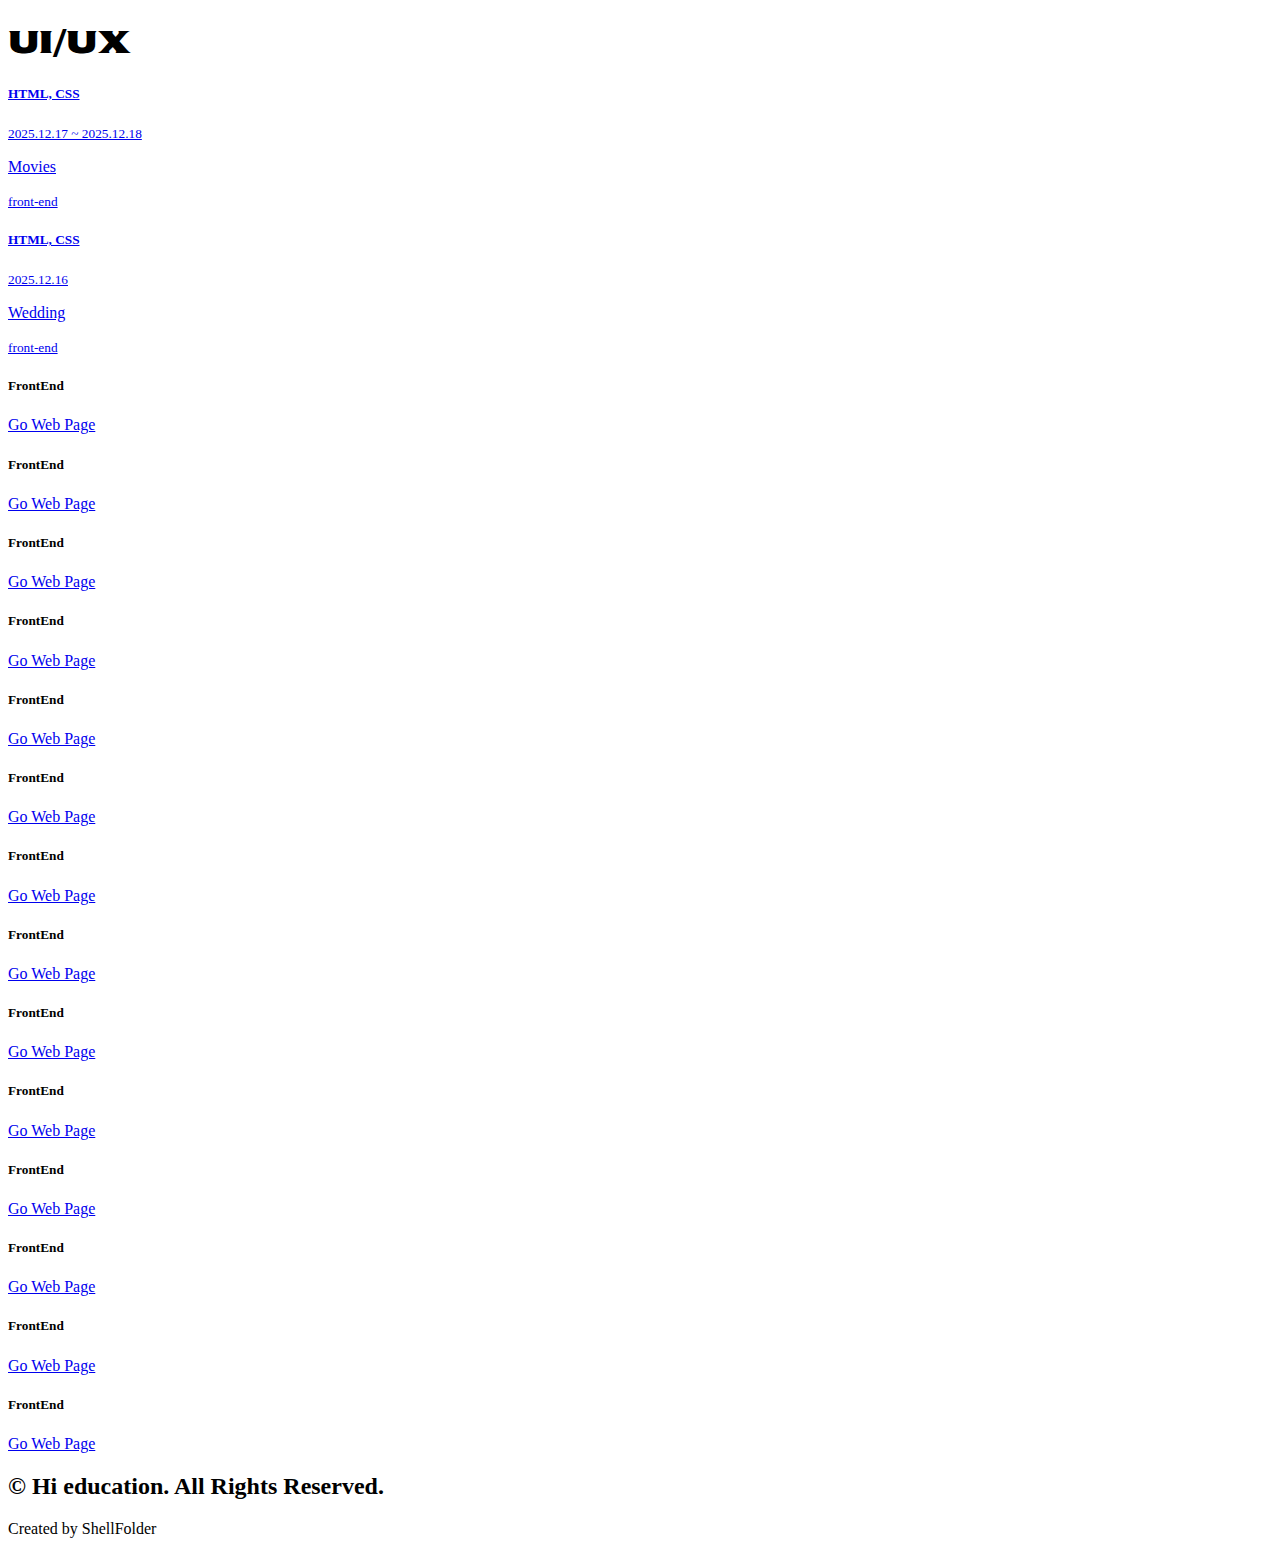
<file: index.html>
<!DOCTYPE html>
<html lang="en" data-bs-theme="dark">
<head>
  <meta charset="UTF-8">
  <meta name="viewport" content="width=device-width, initial-scale=1.0">
  <title>UI/UX</title>
  <link rel="icon" href="https://avatars.githubusercontent.com/u/20333260?v=4"/>
  <link href="https://cdn.jsdelivr.net/npm/bootstrap@5.3.8/dist/css/bootstrap.min.css" rel="stylesheet" integrity="sha384-sRIl4kxILFvY47J16cr9ZwB07vP4J8+LH7qKQnuqkuIAvNWLzeN8tE5YBujZqJLB" crossorigin="anonymous">
  <script src="https://cdn.jsdelivr.net/npm/bootstrap@5.3.8/dist/js/bootstrap.bundle.min.js" integrity="sha384-FKyoEForCGlyvwx9Hj09JcYn3nv7wiPVlz7YYwJrWVcXK/BmnVDxM+D2scQbITxI" crossorigin="anonymous"></script>
  <link rel="preconnect" href="https://fonts.googleapis.com">
  <link rel="preconnect" href="https://fonts.gstatic.com" crossorigin>
  <link href="https://fonts.googleapis.com/css2?family=Sekuya&display=swap" rel="stylesheet">
  <style>
    .sekuya-regular {
      font-family: "Sekuya", system-ui;
      font-weight: 400;
      font-style: normal;
    }
  </style>
  <script>
    function view(){
      const list = [
        "https://gmin03133-dotcom.github.io/ui/",
        "https://agii990114-ctrl.github.io/portfolio/",
        "https://x2bjvhmmwg-gif.github.io/all-file/",
        "https://mpsddd-commits.github.io/frontui/",
        "https://jtw8983.github.io/UI/",
        "https://frankie516c-collab.github.io/UI/",
        "https://choegayoung.github.io/UI/",
        "https://santacoyaki11-jpg.github.io/my.ui.list/",
        "https://choiyc05.github.io/UI/",
        "https://namyoungjun.github.io/uiux/",
        "https://frydaynar.github.io/study_ui/",
        "https://leeej9801-max.github.io/portfolio/",
        "https://youngyun1181.github.io/ui/",
        "https://luniana217.github.io/hayoung217/moive.html"
      ];
      let html = "";
      for(const url of list) {
        html += `<div class="col-sm-3 my-4 mb-sm-0">
            <div class="card">
              <div class="card-body">
                <h5 class="card-title">FrontEnd</h5>
                <a href="${url}" class="btn btn-primary">Go Web Page</a>
              </div>
            </div>
          </div>`;
      }
      document.querySelector("#studys").innerHTML = html;
    }
  </script>
</head>
<body onload="view()">
  <header class="container-fluid text-center my-3">
    <h1 class="h1 sekuya-regular">
      UI<span class="text-danger fw-bold">/</span>UX
    </h1>
  </header>
  <main>
    <section class="container">

      <div class="list-group">

        <a href="movies/main.html" class="list-group-item list-group-item-action" aria-current="true">
          <div class="d-flex w-100 justify-content-between">
            <h5 class="mb-1">HTML, CSS</h5>
            <small>2025.12.17 ~ 2025.12.18</small>
          </div>
          <p class="mb-1">Movies</p>
          <small>front-end</small>
        </a>

        <a href="wedding/index.html" class="list-group-item list-group-item-action" aria-current="true">
          <div class="d-flex w-100 justify-content-between">
            <h5 class="mb-1">HTML, CSS</h5>
            <small>2025.12.16</small>
          </div>
          <p class="mb-1">Wedding</p>
          <small>front-end</small>
        </a>

      </div>

    </section>

    <section class="container mt-3">

      <div class="row" id="studys">
        
        
        
      </div>

    </section>
  </main>
  <footer class="container text-center position-fixed bottom-0 start-0 end-0">
    <h2 class="h2">© Hi education. All Rights Reserved.</h2>
    <p>Created by ShellFolder</p>
  </footer>
</body>

</html>
</file>
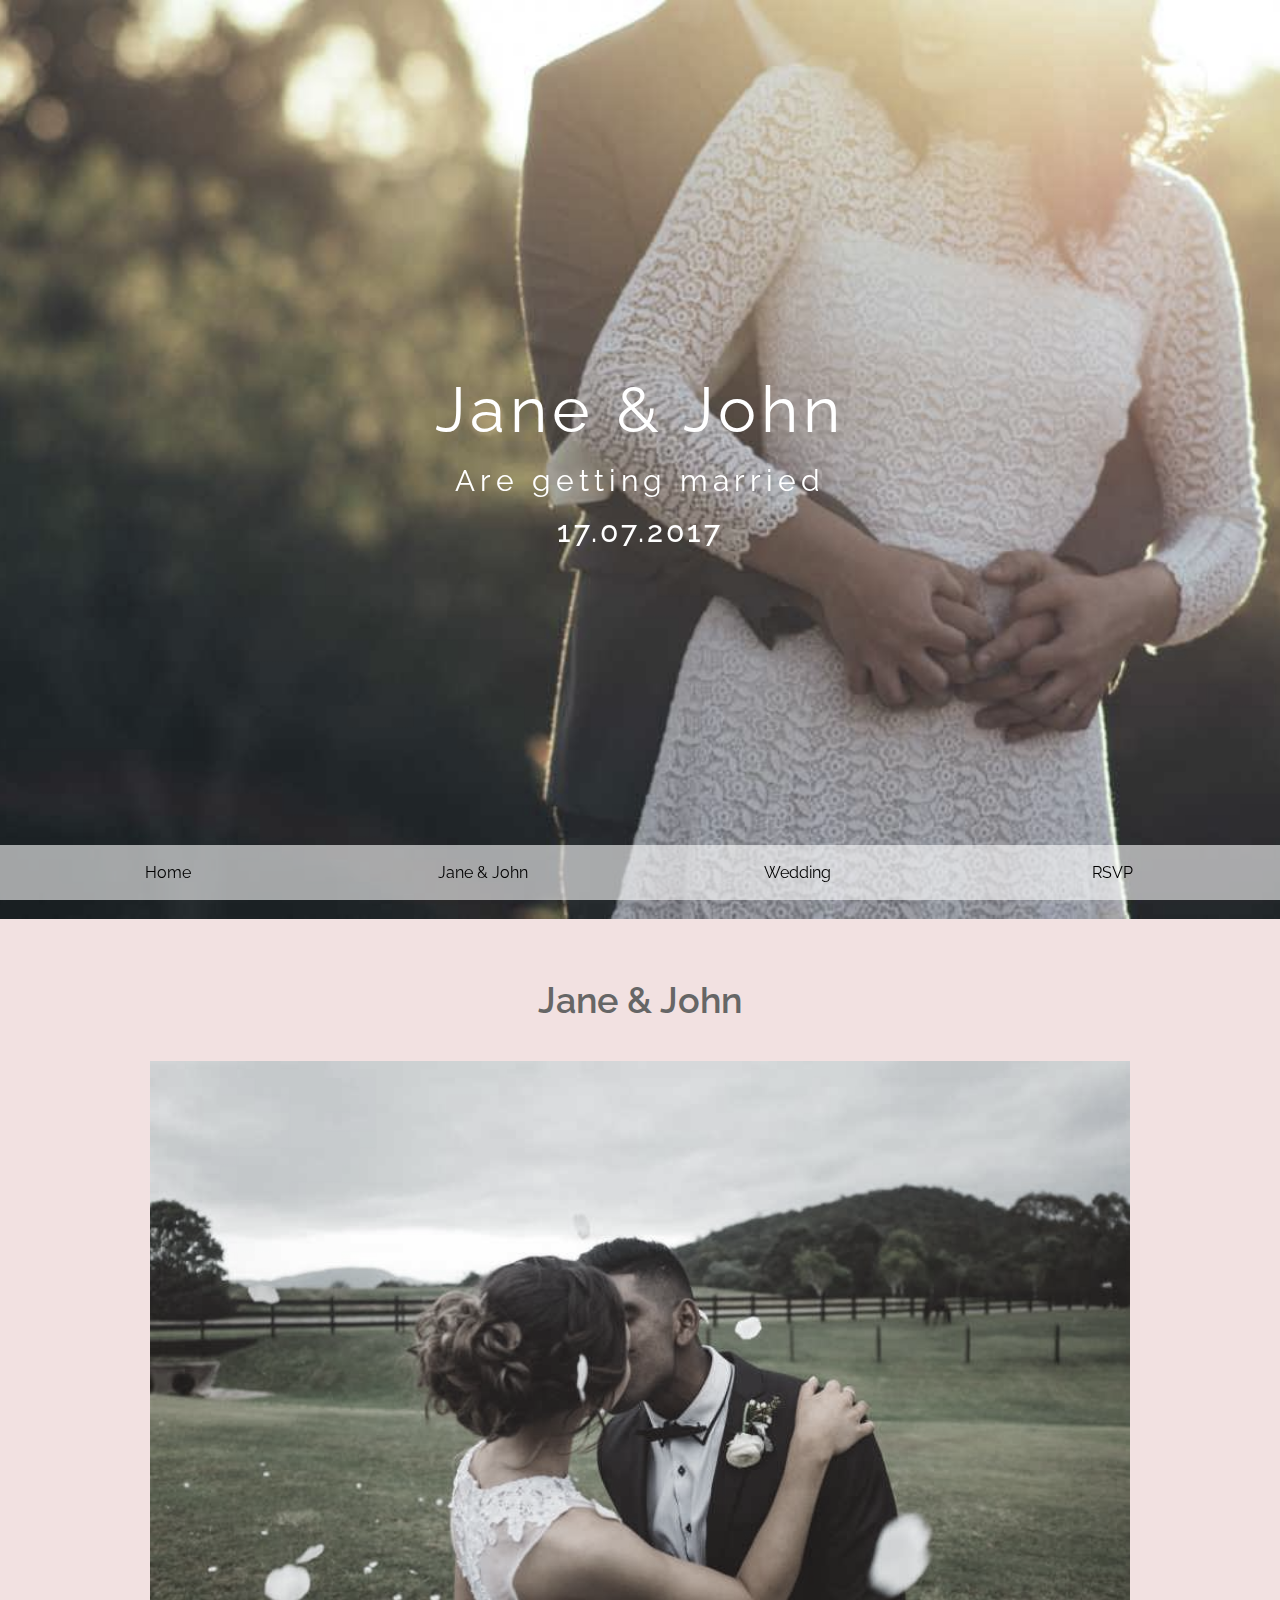
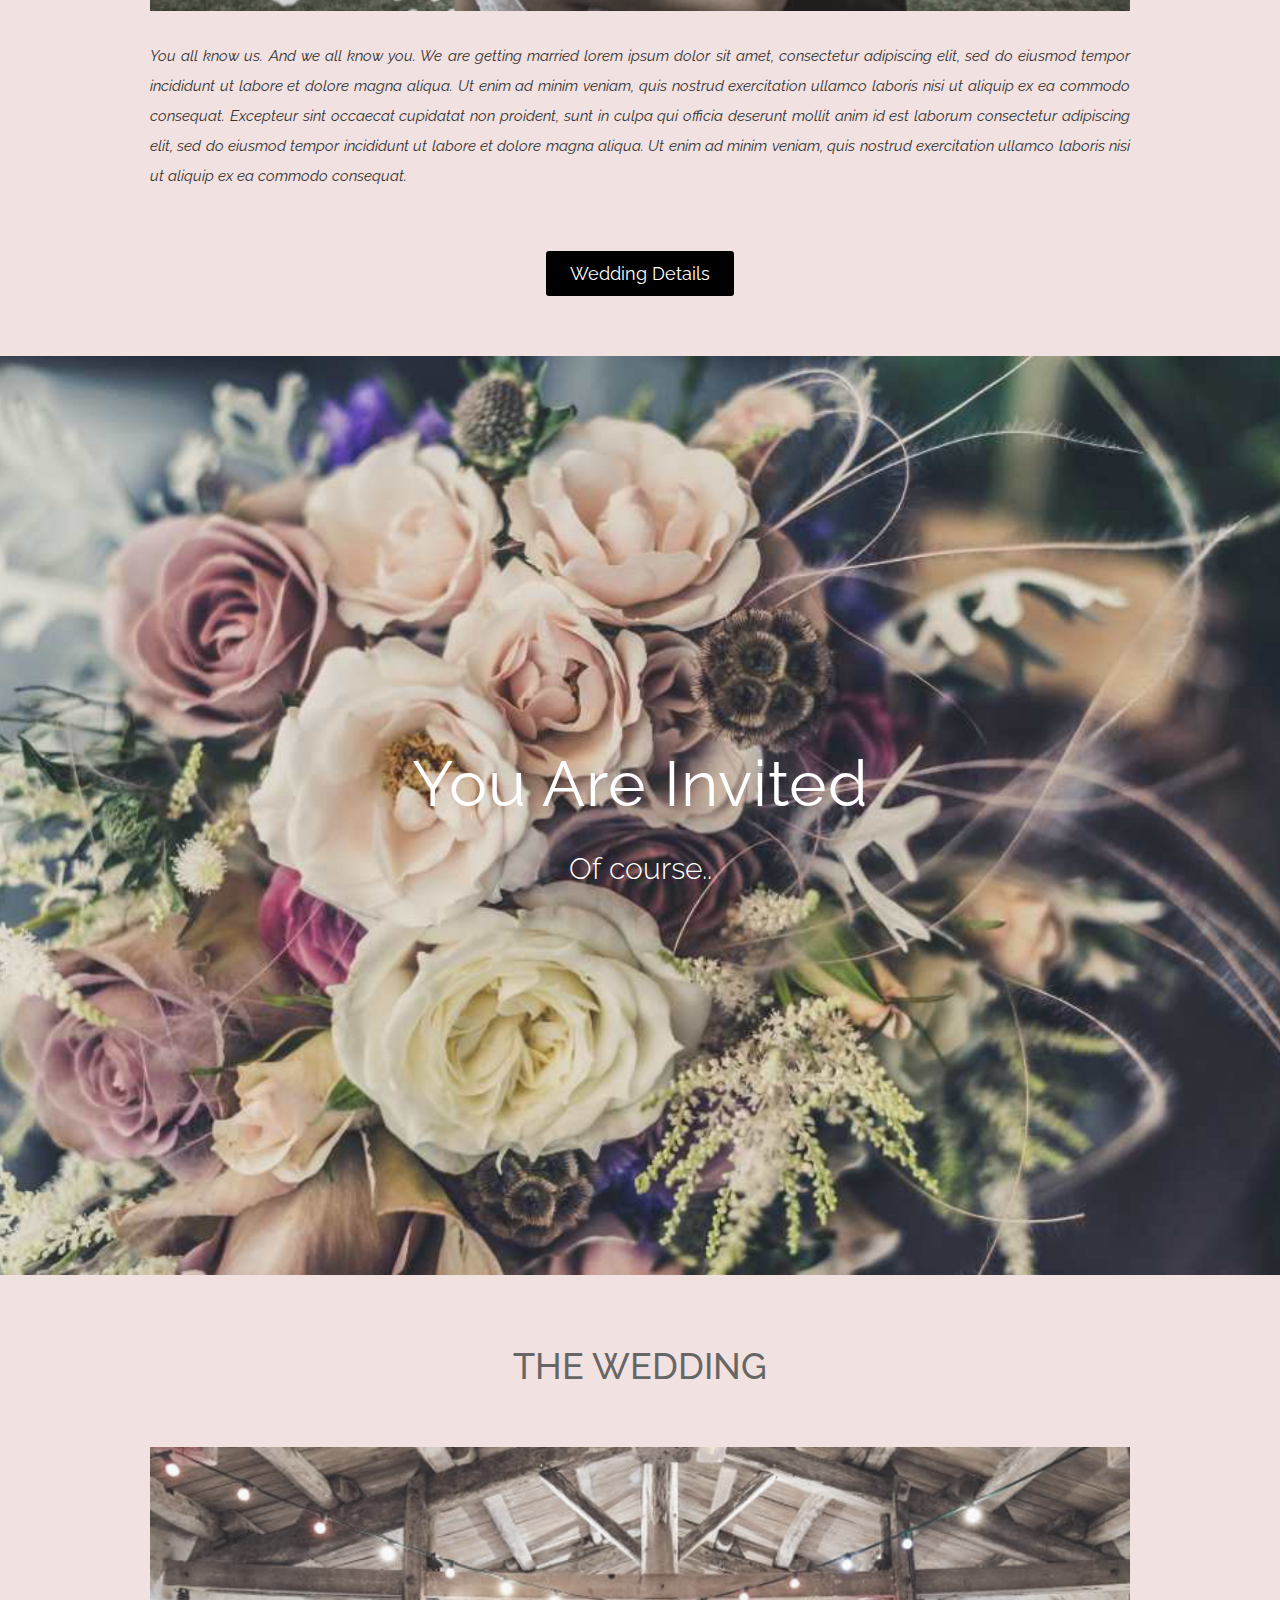
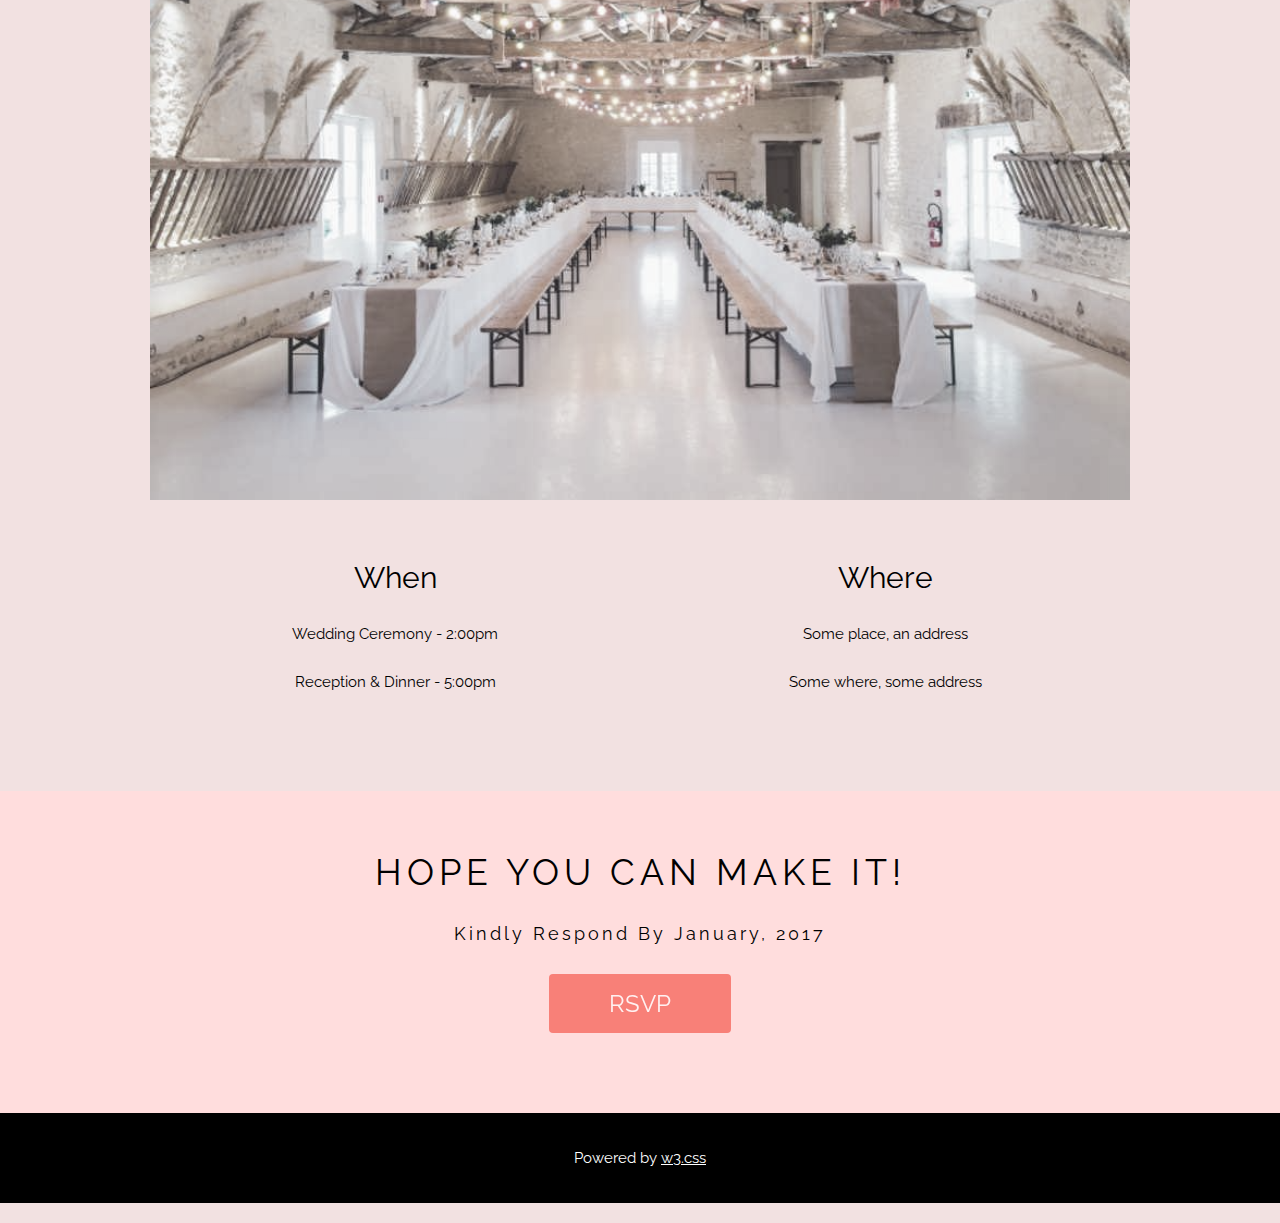
<file: wedding/index.html>
<!DOCTYPE html>
<html lang="en">
<head>
    <meta charset="UTF-8">
    <meta name="viewport" content="width=device-width, initial-scale=1.0">
    <title>Document</title>
    <link rel="stylesheet" href="index.css">
</head>
<body>
    <nav id="nav">
        <ul>
            <li>
                <a href="#none">Home</a>
            </li>
            <li>
                <a href="#none">Jane & John</a>
            </li>
            <li>
                <a href="#none">Wedding</a>
            </li>
            <li>
                <a href="#none">RSVP</a>
            </li>
            
        </ul>
    </nav>
    <div id="main01">
        <div class="textBox">
            <h1>Jane & John</h1>
            <p>Are getting married</p>
            <h2>17.07.2017</h2>
        </div>
    </div>
    <div id="main02">
        <h1>Jane & John</h1>
        <div class="bg"></div>
        <p>
            You all know us. And we all know you. We are getting married lorem ipsum dolor sit amet, consectetur adipiscing elit, sed do eiusmod tempor incididunt ut labore et dolore magna aliqua. Ut enim ad minim veniam, quis nostrud exercitation ullamco laboris nisi ut aliquip ex ea commodo consequat. Excepteur sint occaecat cupidatat non proident, sunt in culpa qui officia deserunt mollit anim id est laborum consectetur adipiscing elit, sed do eiusmod tempor incididunt ut labore et dolore magna aliqua. Ut enim ad minim veniam, quis nostrud exercitation ullamco laboris nisi ut aliquip ex ea commodo consequat.
        </p>
        <a href="#none">Wedding Details</a>
    </div>
    <div id="main03">
        <div class="textBox">
            <h1>
                You Are Invited
            </h1>
            <p>Of course..</p>
        </div>
    </div>
    <div id="main04">
        <h1>THE WEDDING</h1>
        <div class="bg"></div>
        <div class="cld">
            <div class="leftBox">
                <h2>When</h2>
                <p>Wedding Ceremony - 2:00pm</p>
                <p>Reception & Dinner - 5:00pm</p>
            </div>
            <div class="rightBox">
                <h2>Where</h2>
                <p>Some place, an address</p>
                <p>Some where, some address</p>
            </div>
        </div>
    </div>
    <div id="main05">
        <h2>HOPE YOU CAN MAKE IT!</h2>
        <p>Kindly Respond By January, 2017</p>
        <a href="#none">RSVP</a>
    </div>
    <div id="main06">
        <p>Powered by <a href="#none">w3.css</a></p>
    </div>
</body>
</html>
</file>
<file: wedding/index.css>
@import url('https://fonts.googleapis.com/css2?family=Raleway:ital,wght@0,100..900;1,100..900&display=swap');
body {
    background: #f2e1e1;
    font-family: "Raleway", sans-serif;
}
* {
    margin: 0;
    padding: 0;
    box-sizing: border-box;
    color: #000;
}
ul,ol,li {
    list-style: none;
}
a {
    color: #000;
    text-decoration: none;
    display: inline-block;
}

/* 네비게이션 */
#nav {
    width: 100%;
    position: fixed;
    bottom: 0;
    background: rgba(255,255,255,.6);
    z-index: 999;
}
#nav:hover {
    background: rgba(255,255,255,1);
}
#nav ul {
    display: grid;
    grid-template-columns: repeat(4,1fr);
    text-align: center;
    padding: 10px;
    position: relative;
}

#nav ul li a {
    width: 100%;
    padding: 8px;
    align-content: center;
}
#nav ul li a:hover {
    background: #ccc;
}

/* 메인01 */
#main01 {
    background: url(./img01.jpg) no-repeat center center/cover;
    height: 919px;
    filter: grayscale(40%);
}
#main01 .textBox {
    position: absolute;
    z-index: 1;
    left: 50%;
    top: 50%;
    transform: translate(-50%,-50%);
    text-align: center;
}
#main01 .textBox * {
    color: #fff;
    padding: 8px 0;
    letter-spacing: 5px;
}
#main01 .textBox h1 {
    font-weight: 400;
    font-size: 64px;
}
#main01 .textBox p {
    font-weight: 400;
    font-size: 30px;
}
#main01 .textBox h2 {
    font-weight: 500;
    font-size: 30px;
    letter-spacing: 3px;
}

/* 메인02 */
#main02 {
    width: 980px;
    margin: 0 auto;
    padding: 60px 0;
    text-align: center;
}
#main02 h1 {
    color: #666;
    font-weight: 600;
    text-align: center;
    padding-bottom: 40px;
    font-size: 36px;
}
#main02 .bg {
    height: 550px;
    background: url(./img02.jpg) no-repeat center center/cover;
    margin-bottom: 30px;
    filter: grayscale(70%);
}
#main02 p {
    font-style: italic;
    color: #333;
    font-size: 15px;
    line-height: 30px;
    text-align: justify;
    margin-bottom: 60px;
    font-weight: 400;
}
#main02 a {
    background: #000;
    color: #fff;
    padding: 12px 24px;
    font-size: 18px;
    border-radius: 3px;
    margin: 0 auto;
}
#main02 a:hover {
    background: #ccc;
    color: #000;
}

/* 메인03 */
#main03 {
    height: 919px;
    background: url(./flowers.jpg) no-repeat center center/cover;
    position: relative;
}
#main03 .textBox {
    position: absolute;
    z-index: 1;
    left: 50%;
    top: 50%;
    transform: translate(-50%,-50%);
    text-align: center;
}
#main03 .textBox * {
    color: #fff;
    padding: 15px 0;
    
}
#main03 .textBox h1 {
    font-size: 64px;
    font-weight: 400;
    letter-spacing: 1px;
}
#main03 .textBox p {
    font-size: 30px;
    font-weight: 300;
}

/* 메인04 */
#main04 {
    width: 980px;
    margin: 0 auto;
    padding: 70px 0;
    text-align: center;
}
#main04 h1 {
    color: #666;
    font-weight: 500;
    text-align: center;
    padding-bottom: 60px;
    font-size: 36px;
}
#main04 .bg {
    height: 653px;
    background: url(wedding_location.jpg) no-repeat center center/cover;
    margin-bottom: 60px;
    filter: grayscale(70%);
}
#main04 .cld {
    display: grid;
    grid-template-columns: 1fr 1fr;

}
#main04 .cld h2 {
    font-size: 30px;
    font-weight: 400;
    margin-bottom: 30px;
}
#main04 p {
    color: #000;
    font-size: 15px;
    text-align: center;
    margin-bottom: 30px;
}

/* 메인05 */
#main05 {
    background: #ffdddd;
    text-align: center;
    padding: 60px;
}
#main05 h2 {
    font-size: 36px;
    font-weight: 400;
    margin-bottom: 30px;
    letter-spacing: 5px;
}
#main05 p {
    font-size: 18px;
    font-weight: 400;
    letter-spacing: 3px;
    margin-bottom: 30px;
}
#main05 a {
    padding: 15px 60px;
    background: #f44336;
    opacity: .6;
    color: #fff;
    font-size: 24px;
    font-weight: 400;
    border-radius: 4px;
    margin-bottom: 20px;
}
#main05 a:hover {
    background: #ccc;
    color: #000;
    opacity: 1;
}

/* 메인06 */
#main06 {
    padding: 36px 0;
    text-align: center;
    background: #000;
    color: #fff;
    margin-bottom: 20px;
}
#main06 p {
    color: #fff;
    font-size: 15px;
}
#main06 a {
    color: #fff;
    font-size: 15px;
    text-decoration: underline;
    
}
#main06 a:hover {
    color: #4caf50;
}
</file>
